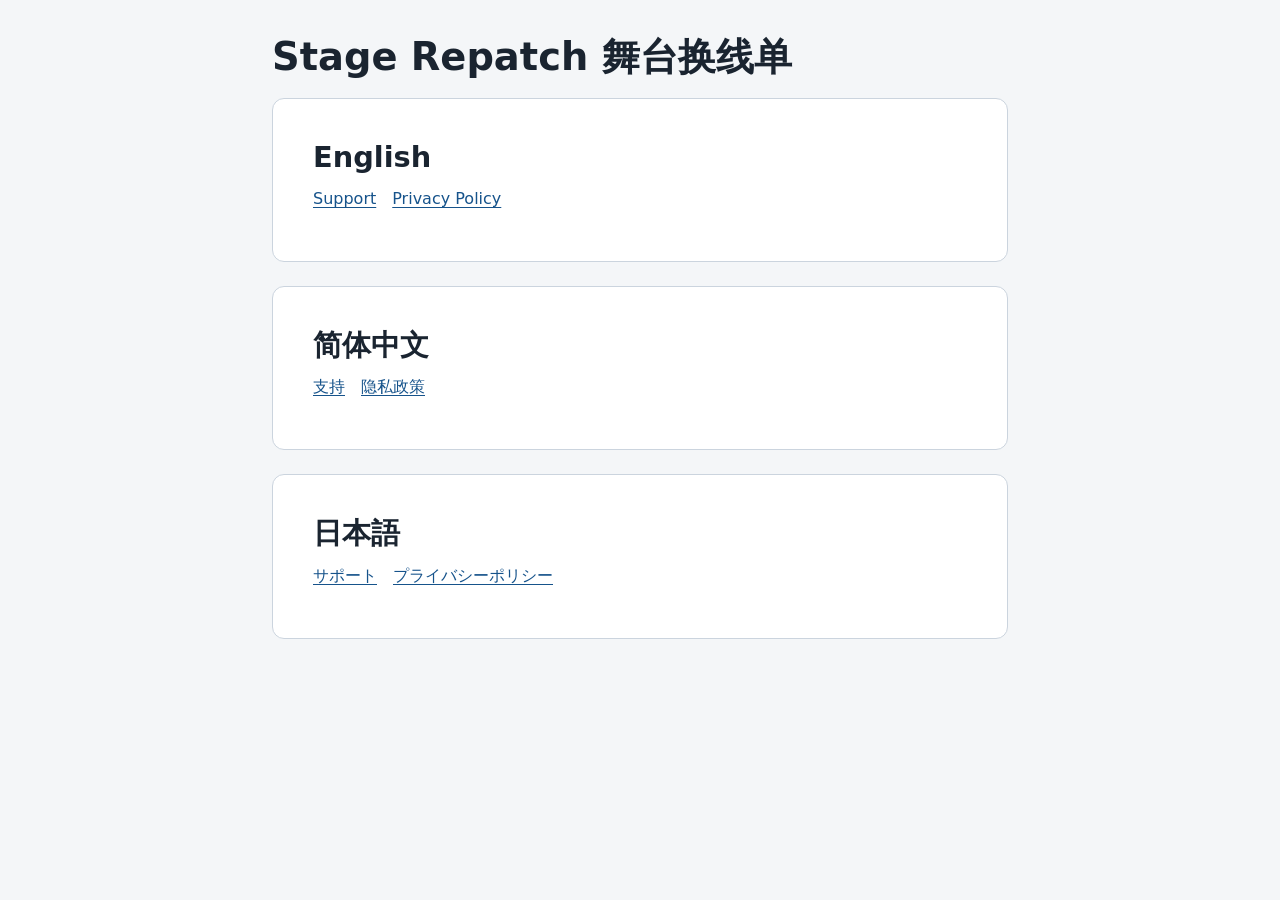
<file: index.html>
<!doctype html>
<html lang="en">
<head>
    <meta charset="utf-8">
    <meta name="viewport" content="width=device-width, initial-scale=1">
    <meta name="description" content="Stage Repatch support and privacy policy in English, Simplified Chinese, and Japanese.">
    <title>Stage Repatch · Support and Privacy</title>
    <link rel="canonical" href="https://xujorjor.github.io/stage-repatch-support/">
    <link rel="stylesheet" href="styles.css">
</head>
<body>
    <main class="wrapper">
        <h1>Stage Repatch <span lang="zh-Hans">舞台换线单</span></h1>
        <article lang="en" aria-labelledby="english">
            <h2 id="english">English</h2>
            <nav aria-labelledby="english">
                <ul>
                    <li><a href="support.html#en">Support</a></li>
                    <li><a href="privacy.html#en">Privacy Policy</a></li>
                </ul>
            </nav>
        </article>
        <article lang="zh-Hans" aria-labelledby="chinese">
            <h2 id="chinese">简体中文</h2>
            <nav aria-labelledby="chinese">
                <ul>
                    <li><a href="support.html#zh-hans">支持</a></li>
                    <li><a href="privacy.html#zh-hans">隐私政策</a></li>
                </ul>
            </nav>
        </article>
        <article lang="ja" aria-labelledby="japanese">
            <h2 id="japanese">日本語</h2>
            <nav aria-labelledby="japanese">
                <ul>
                    <li><a href="support.html#ja">サポート</a></li>
                    <li><a href="privacy.html#ja">プライバシーポリシー</a></li>
                </ul>
            </nav>
        </article>
    </main>
</body>
</html>
</file>
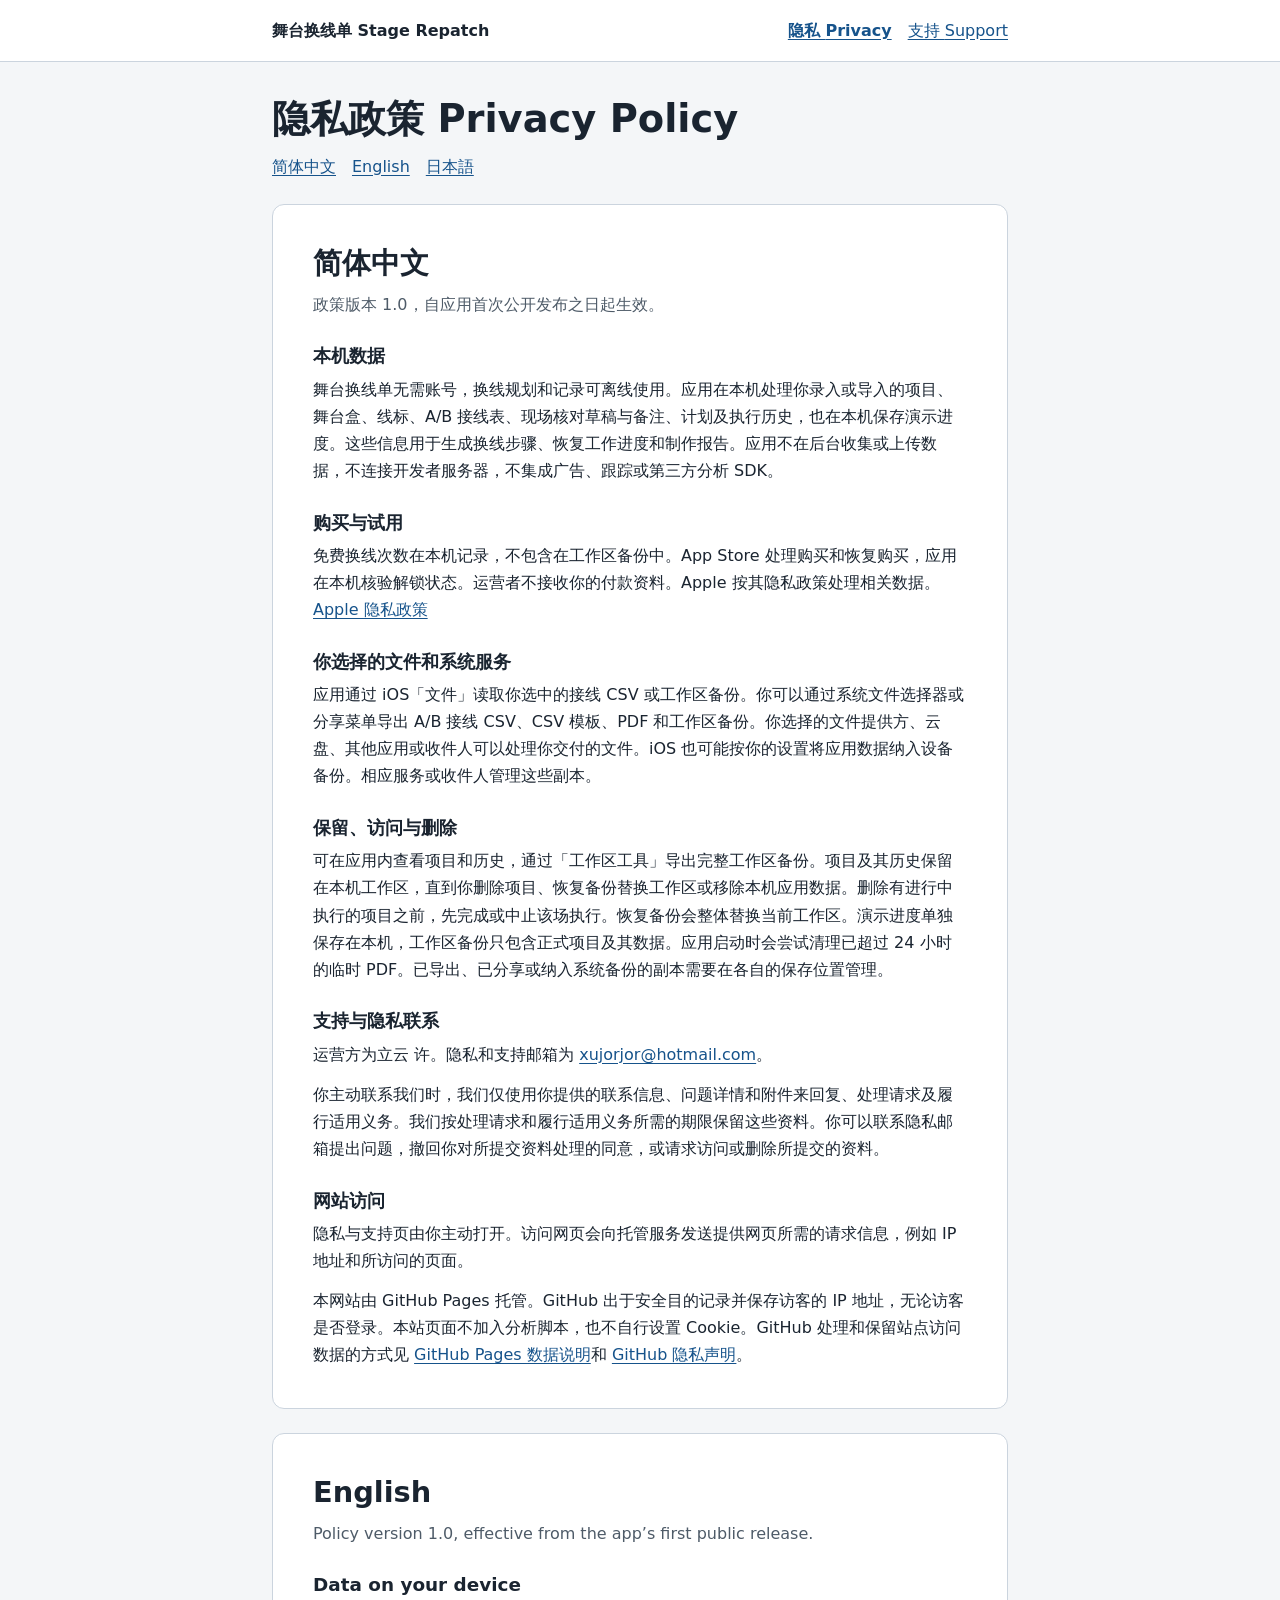
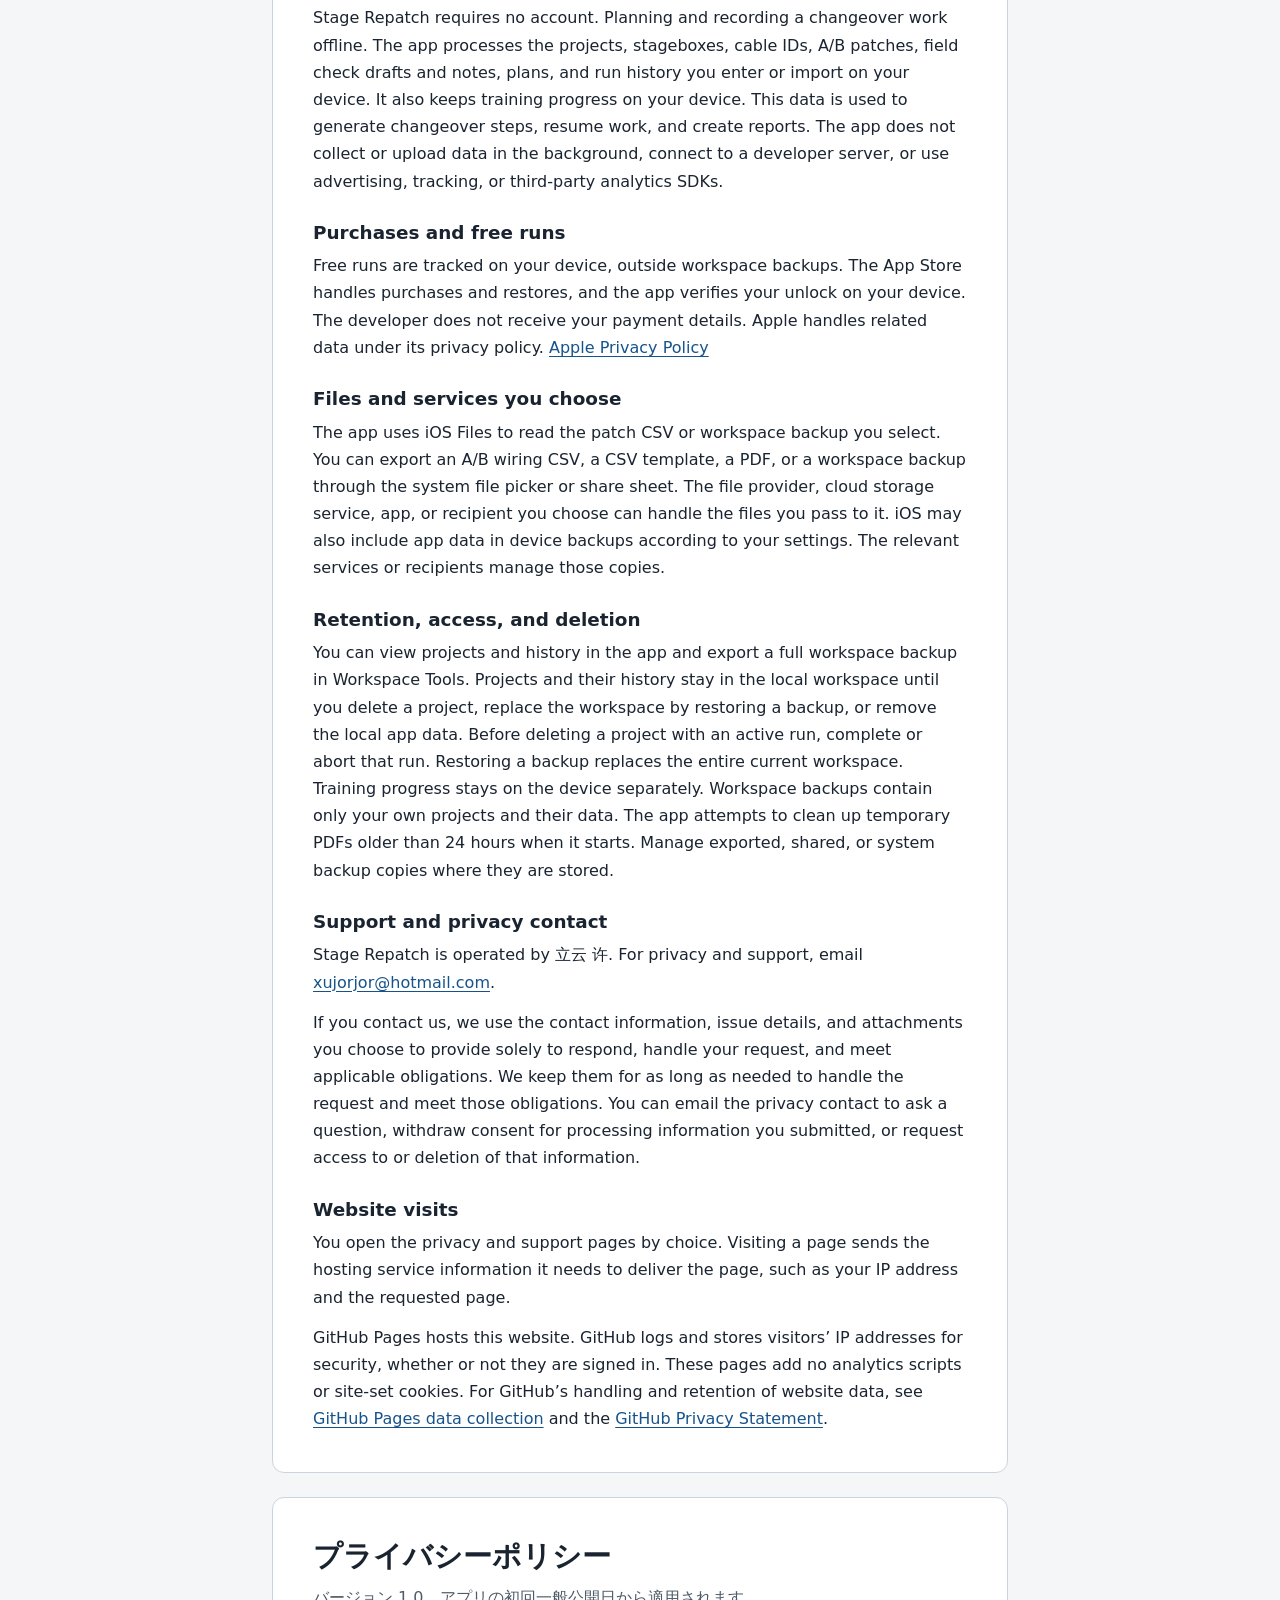
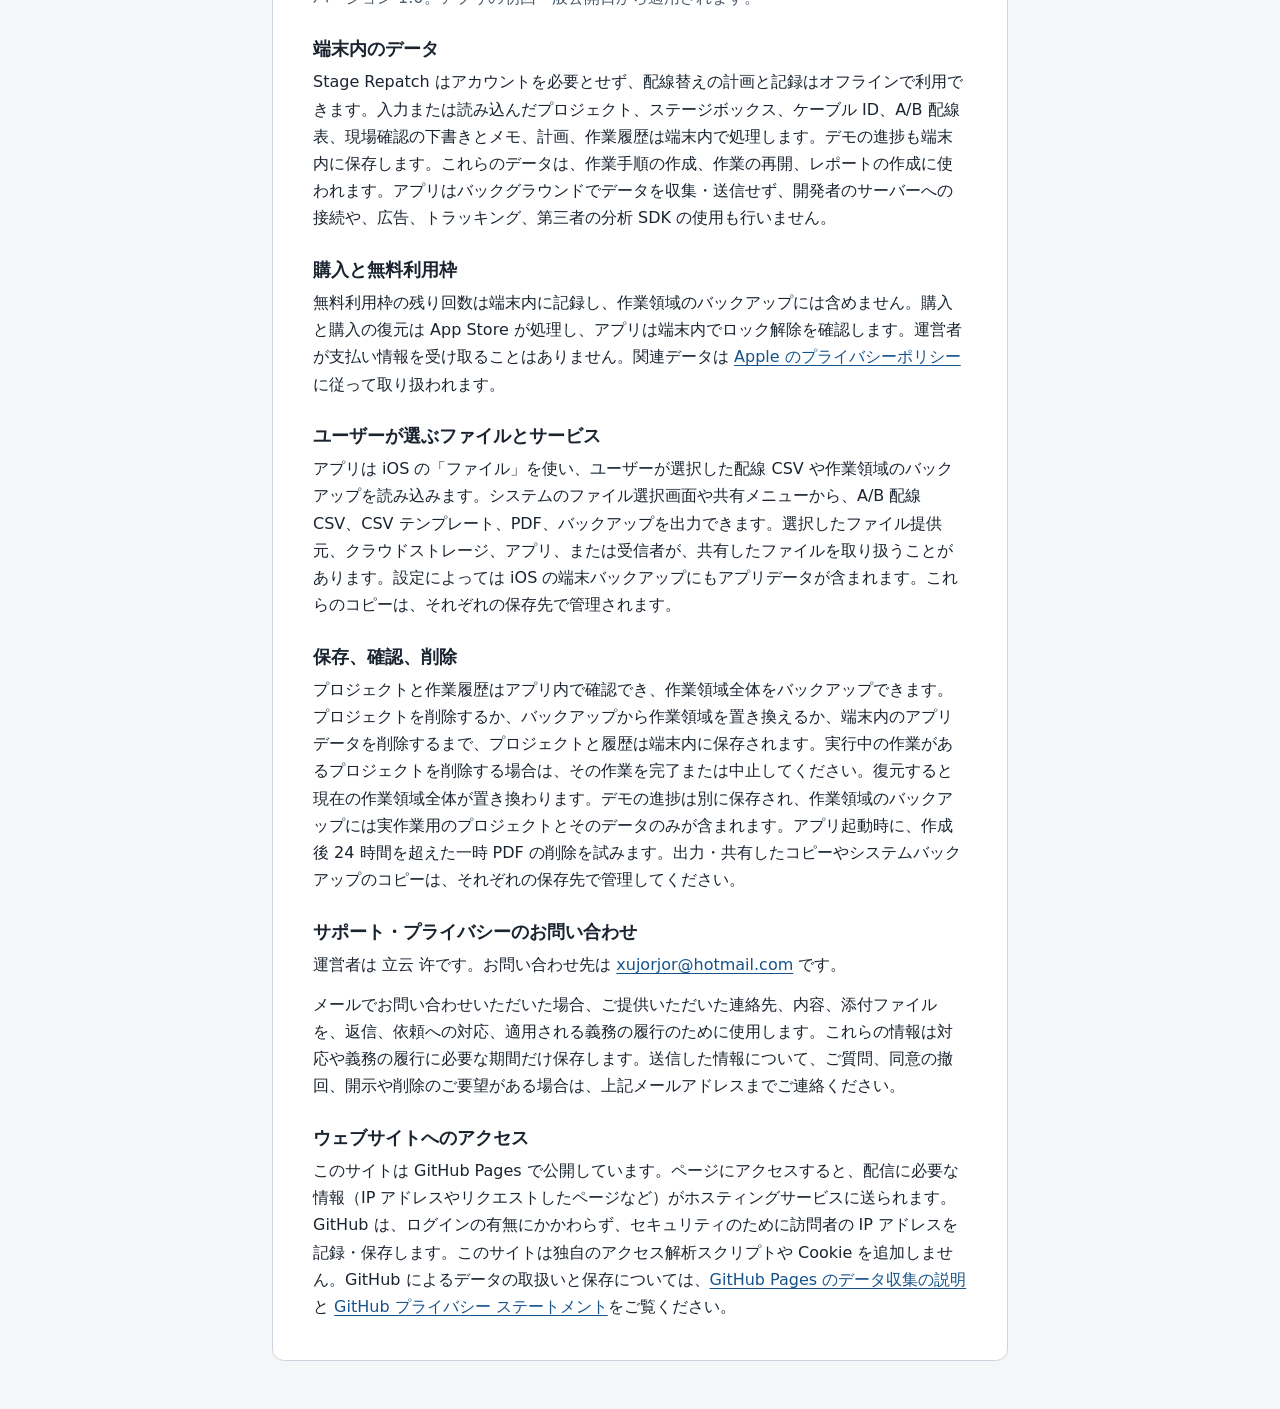
<file: privacy.html>
<!doctype html>
<html lang="zh-Hans">
<head>
    <meta charset="utf-8">
    <meta name="viewport" content="width=device-width, initial-scale=1">
    <meta name="description" content="舞台换线单如何处理本机项目、文件、设备备份和支持请求。 How Stage Repatch handles local projects, files, device backups, and support requests.">
    <title>隐私政策 · 舞台换线单 / Privacy Policy · Stage Repatch</title>
    <link rel="canonical" href="https://xujorjor.github.io/stage-repatch-support/privacy.html">
    <link rel="stylesheet" href="styles.css">
</head>
<body>
    <header class="site-header">
        <div class="wrapper">
            <p class="brand">舞台换线单 <span lang="en">Stage Repatch</span></p>
            <nav aria-label="站点导航 / Site navigation">
                <ul>
                    <li><a href="privacy.html" aria-current="page">隐私 <span lang="en">Privacy</span></a></li>
                    <li><a href="support.html">支持 <span lang="en">Support</span></a></li>
                </ul>
            </nav>
        </div>
    </header>
    <main class="wrapper">
        <h1>隐私政策 <span lang="en">Privacy Policy</span></h1>
        <nav class="language-nav" aria-label="页面语言 / Page language">
            <ul>
                <li><a href="#zh-hans" hreflang="zh-Hans">简体中文</a></li>
                <li><a href="#en" hreflang="en" lang="en">English</a></li>
                <li><a href="#ja" hreflang="ja" lang="ja">日本語</a></li>
            </ul>
        </nav>
        <article id="zh-hans" lang="zh-Hans" aria-labelledby="zh-hans-heading">
            <h2 id="zh-hans-heading">简体中文</h2>
            <p class="policy-version">政策版本 1.0，自应用首次公开发布之日起生效。</p>
            <h3>本机数据</h3>
            <p>舞台换线单无需账号，换线规划和记录可离线使用。应用在本机处理你录入或导入的项目、舞台盒、线标、A/B 接线表、现场核对草稿与备注、计划及执行历史，也在本机保存演示进度。这些信息用于生成换线步骤、恢复工作进度和制作报告。应用不在后台收集或上传数据，不连接开发者服务器，不集成广告、跟踪或第三方分析 SDK。</p>
            <h3>购买与试用</h3>
            <p>免费换线次数在本机记录，不包含在工作区备份中。App Store 处理购买和恢复购买，应用在本机核验解锁状态。运营者不接收你的付款资料。Apple 按其隐私政策处理相关数据。<a href="https://www.apple.com/legal/privacy/">Apple 隐私政策</a></p>
            <h3>你选择的文件和系统服务</h3>
            <p>应用通过 iOS「文件」读取你选中的接线 CSV 或工作区备份。你可以通过系统文件选择器或分享菜单导出 A/B 接线 CSV、CSV 模板、PDF 和工作区备份。你选择的文件提供方、云盘、其他应用或收件人可以处理你交付的文件。iOS 也可能按你的设置将应用数据纳入设备备份。相应服务或收件人管理这些副本。</p>
            <h3>保留、访问与删除</h3>
            <p>可在应用内查看项目和历史，通过「工作区工具」导出完整工作区备份。项目及其历史保留在本机工作区，直到你删除项目、恢复备份替换工作区或移除本机应用数据。删除有进行中执行的项目之前，先完成或中止该场执行。恢复备份会整体替换当前工作区。演示进度单独保存在本机，工作区备份只包含正式项目及其数据。应用启动时会尝试清理已超过 24 小时的临时 PDF。已导出、已分享或纳入系统备份的副本需要在各自的保存位置管理。</p>
            <h3>支持与隐私联系</h3>
            <p>运营方为立云 许。隐私和支持邮箱为 <a href="mailto:xujorjor@hotmail.com">xujorjor@hotmail.com</a>。</p>
            <p>你主动联系我们时，我们仅使用你提供的联系信息、问题详情和附件来回复、处理请求及履行适用义务。我们按处理请求和履行适用义务所需的期限保留这些资料。你可以联系隐私邮箱提出问题，撤回你对所提交资料处理的同意，或请求访问或删除所提交的资料。</p>
            <h3>网站访问</h3>
            <p>隐私与支持页由你主动打开。访问网页会向托管服务发送提供网页所需的请求信息，例如 IP 地址和所访问的页面。</p>
            <p>本网站由 GitHub Pages 托管。GitHub 出于安全目的记录并保存访客的 IP 地址，无论访客是否登录。本站页面不加入分析脚本，也不自行设置 Cookie。GitHub 处理和保留站点访问数据的方式见 <a href="https://docs.github.com/en/pages/getting-started-with-github-pages/what-is-github-pages#data-collection">GitHub Pages 数据说明</a>和 <a href="https://docs.github.com/en/site-policy/privacy-policies/github-general-privacy-statement">GitHub 隐私声明</a>。</p>
        </article>
        <article id="en" lang="en" aria-labelledby="en-heading">
            <h2 id="en-heading">English</h2>
            <p class="policy-version">Policy version 1.0, effective from the app’s first public release.</p>
            <h3>Data on your device</h3>
            <p>Stage Repatch requires no account. Planning and recording a changeover work offline. The app processes the projects, stageboxes, cable IDs, A/B patches, field check drafts and notes, plans, and run history you enter or import on your device. It also keeps training progress on your device. This data is used to generate changeover steps, resume work, and create reports. The app does not collect or upload data in the background, connect to a developer server, or use advertising, tracking, or third-party analytics SDKs.</p>
            <h3>Purchases and free runs</h3>
            <p>Free runs are tracked on your device, outside workspace backups. The App Store handles purchases and restores, and the app verifies your unlock on your device. The developer does not receive your payment details. Apple handles related data under its privacy policy. <a href="https://www.apple.com/legal/privacy/">Apple Privacy Policy</a></p>
            <h3>Files and services you choose</h3>
            <p>The app uses iOS Files to read the patch CSV or workspace backup you select. You can export an A/B wiring CSV, a CSV template, a PDF, or a workspace backup through the system file picker or share sheet. The file provider, cloud storage service, app, or recipient you choose can handle the files you pass to it. iOS may also include app data in device backups according to your settings. The relevant services or recipients manage those copies.</p>
            <h3>Retention, access, and deletion</h3>
            <p>You can view projects and history in the app and export a full workspace backup in Workspace Tools. Projects and their history stay in the local workspace until you delete a project, replace the workspace by restoring a backup, or remove the local app data. Before deleting a project with an active run, complete or abort that run. Restoring a backup replaces the entire current workspace. Training progress stays on the device separately. Workspace backups contain only your own projects and their data. The app attempts to clean up temporary PDFs older than 24 hours when it starts. Manage exported, shared, or system backup copies where they are stored.</p>
            <h3>Support and privacy contact</h3>
            <p>Stage Repatch is operated by <span lang="zh-Hans">立云 许</span>. For privacy and support, email <a href="mailto:xujorjor@hotmail.com">xujorjor@hotmail.com</a>.</p>
            <p>If you contact us, we use the contact information, issue details, and attachments you choose to provide solely to respond, handle your request, and meet applicable obligations. We keep them for as long as needed to handle the request and meet those obligations. You can email the privacy contact to ask a question, withdraw consent for processing information you submitted, or request access to or deletion of that information.</p>
            <h3>Website visits</h3>
            <p>You open the privacy and support pages by choice. Visiting a page sends the hosting service information it needs to deliver the page, such as your IP address and the requested page.</p>
            <p>GitHub Pages hosts this website. GitHub logs and stores visitors’ IP addresses for security, whether or not they are signed in. These pages add no analytics scripts or site-set cookies. For GitHub’s handling and retention of website data, see <a href="https://docs.github.com/en/pages/getting-started-with-github-pages/what-is-github-pages#data-collection">GitHub Pages data collection</a> and the <a href="https://docs.github.com/en/site-policy/privacy-policies/github-general-privacy-statement">GitHub Privacy Statement</a>.</p>
        </article>
        <article id="ja" lang="ja" aria-labelledby="ja-heading">
            <h2 id="ja-heading">プライバシーポリシー</h2>
            <p class="policy-version">バージョン 1.0。アプリの初回一般公開日から適用されます。</p>
            <h3>端末内のデータ</h3>
            <p>Stage Repatch はアカウントを必要とせず、配線替えの計画と記録はオフラインで利用できます。入力または読み込んだプロジェクト、ステージボックス、ケーブル ID、A/B 配線表、現場確認の下書きとメモ、計画、作業履歴は端末内で処理します。デモの進捗も端末内に保存します。これらのデータは、作業手順の作成、作業の再開、レポートの作成に使われます。アプリはバックグラウンドでデータを収集・送信せず、開発者のサーバーへの接続や、広告、トラッキング、第三者の分析 SDK の使用も行いません。</p>
            <h3>購入と無料利用枠</h3>
            <p>無料利用枠の残り回数は端末内に記録し、作業領域のバックアップには含めません。購入と購入の復元は App Store が処理し、アプリは端末内でロック解除を確認します。運営者が支払い情報を受け取ることはありません。関連データは <a href="https://www.apple.com/jp/legal/privacy/">Apple のプライバシーポリシー</a>に従って取り扱われます。</p>
            <h3>ユーザーが選ぶファイルとサービス</h3>
            <p>アプリは iOS の「ファイル」を使い、ユーザーが選択した配線 CSV や作業領域のバックアップを読み込みます。システムのファイル選択画面や共有メニューから、A/B 配線 CSV、CSV テンプレート、PDF、バックアップを出力できます。選択したファイル提供元、クラウドストレージ、アプリ、または受信者が、共有したファイルを取り扱うことがあります。設定によっては iOS の端末バックアップにもアプリデータが含まれます。これらのコピーは、それぞれの保存先で管理されます。</p>
            <h3>保存、確認、削除</h3>
            <p>プロジェクトと作業履歴はアプリ内で確認でき、作業領域全体をバックアップできます。プロジェクトを削除するか、バックアップから作業領域を置き換えるか、端末内のアプリデータを削除するまで、プロジェクトと履歴は端末内に保存されます。実行中の作業があるプロジェクトを削除する場合は、その作業を完了または中止してください。復元すると現在の作業領域全体が置き換わります。デモの進捗は別に保存され、作業領域のバックアップには実作業用のプロジェクトとそのデータのみが含まれます。アプリ起動時に、作成後 24 時間を超えた一時 PDF の削除を試みます。出力・共有したコピーやシステムバックアップのコピーは、それぞれの保存先で管理してください。</p>
            <h3>サポート・プライバシーのお問い合わせ</h3>
            <p>運営者は <span lang="zh-Hans">立云 许</span>です。お問い合わせ先は <a href="mailto:xujorjor@hotmail.com">xujorjor@hotmail.com</a> です。</p>
            <p>メールでお問い合わせいただいた場合、ご提供いただいた連絡先、内容、添付ファイルを、返信、依頼への対応、適用される義務の履行のために使用します。これらの情報は対応や義務の履行に必要な期間だけ保存します。送信した情報について、ご質問、同意の撤回、開示や削除のご要望がある場合は、上記メールアドレスまでご連絡ください。</p>
            <h3>ウェブサイトへのアクセス</h3>
            <p>このサイトは GitHub Pages で公開しています。ページにアクセスすると、配信に必要な情報（IP アドレスやリクエストしたページなど）がホスティングサービスに送られます。GitHub は、ログインの有無にかかわらず、セキュリティのために訪問者の IP アドレスを記録・保存します。このサイトは独自のアクセス解析スクリプトや Cookie を追加しません。GitHub によるデータの取扱いと保存については、<a href="https://docs.github.com/ja/pages/getting-started-with-github-pages/what-is-github-pages#data-collection">GitHub Pages のデータ収集の説明</a>と <a href="https://docs.github.com/ja/site-policy/privacy-policies/github-general-privacy-statement">GitHub プライバシー ステートメント</a>をご覧ください。</p>
        </article>
    </main>
</body>
</html>
</file>
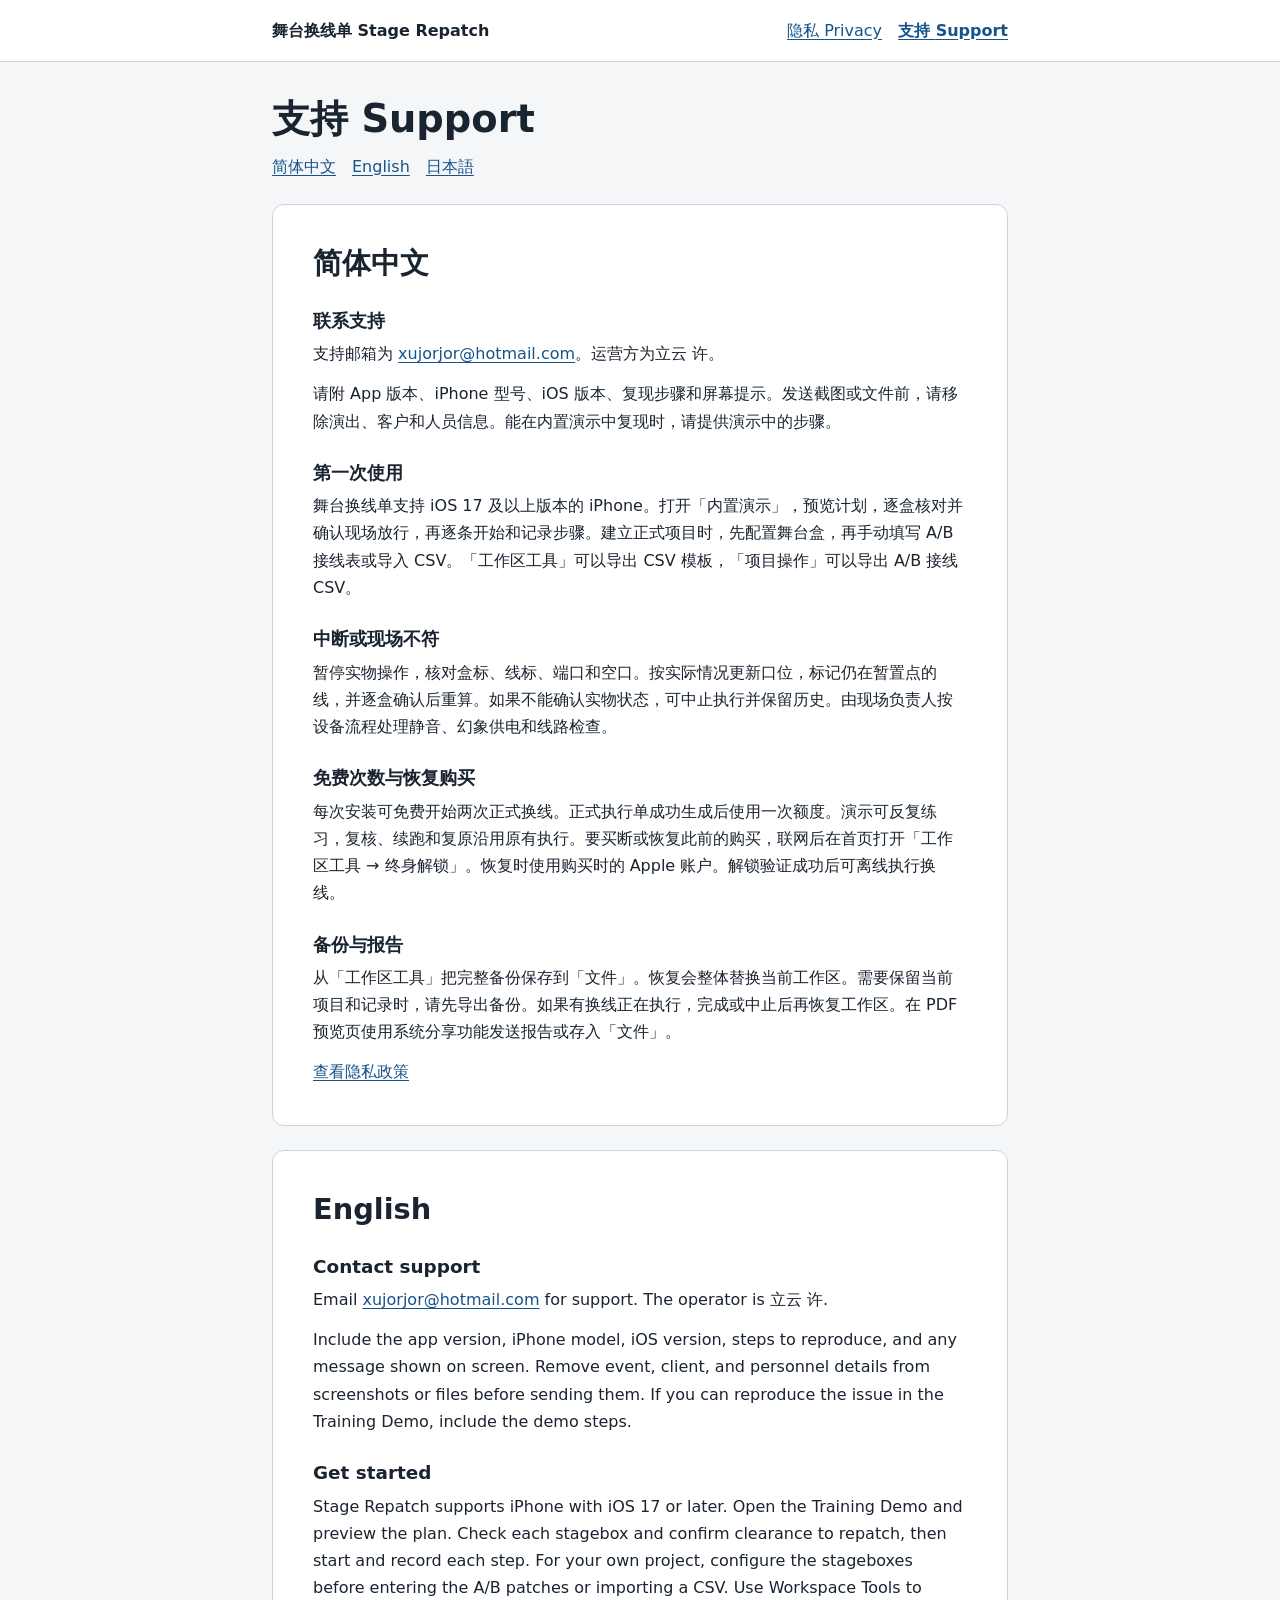
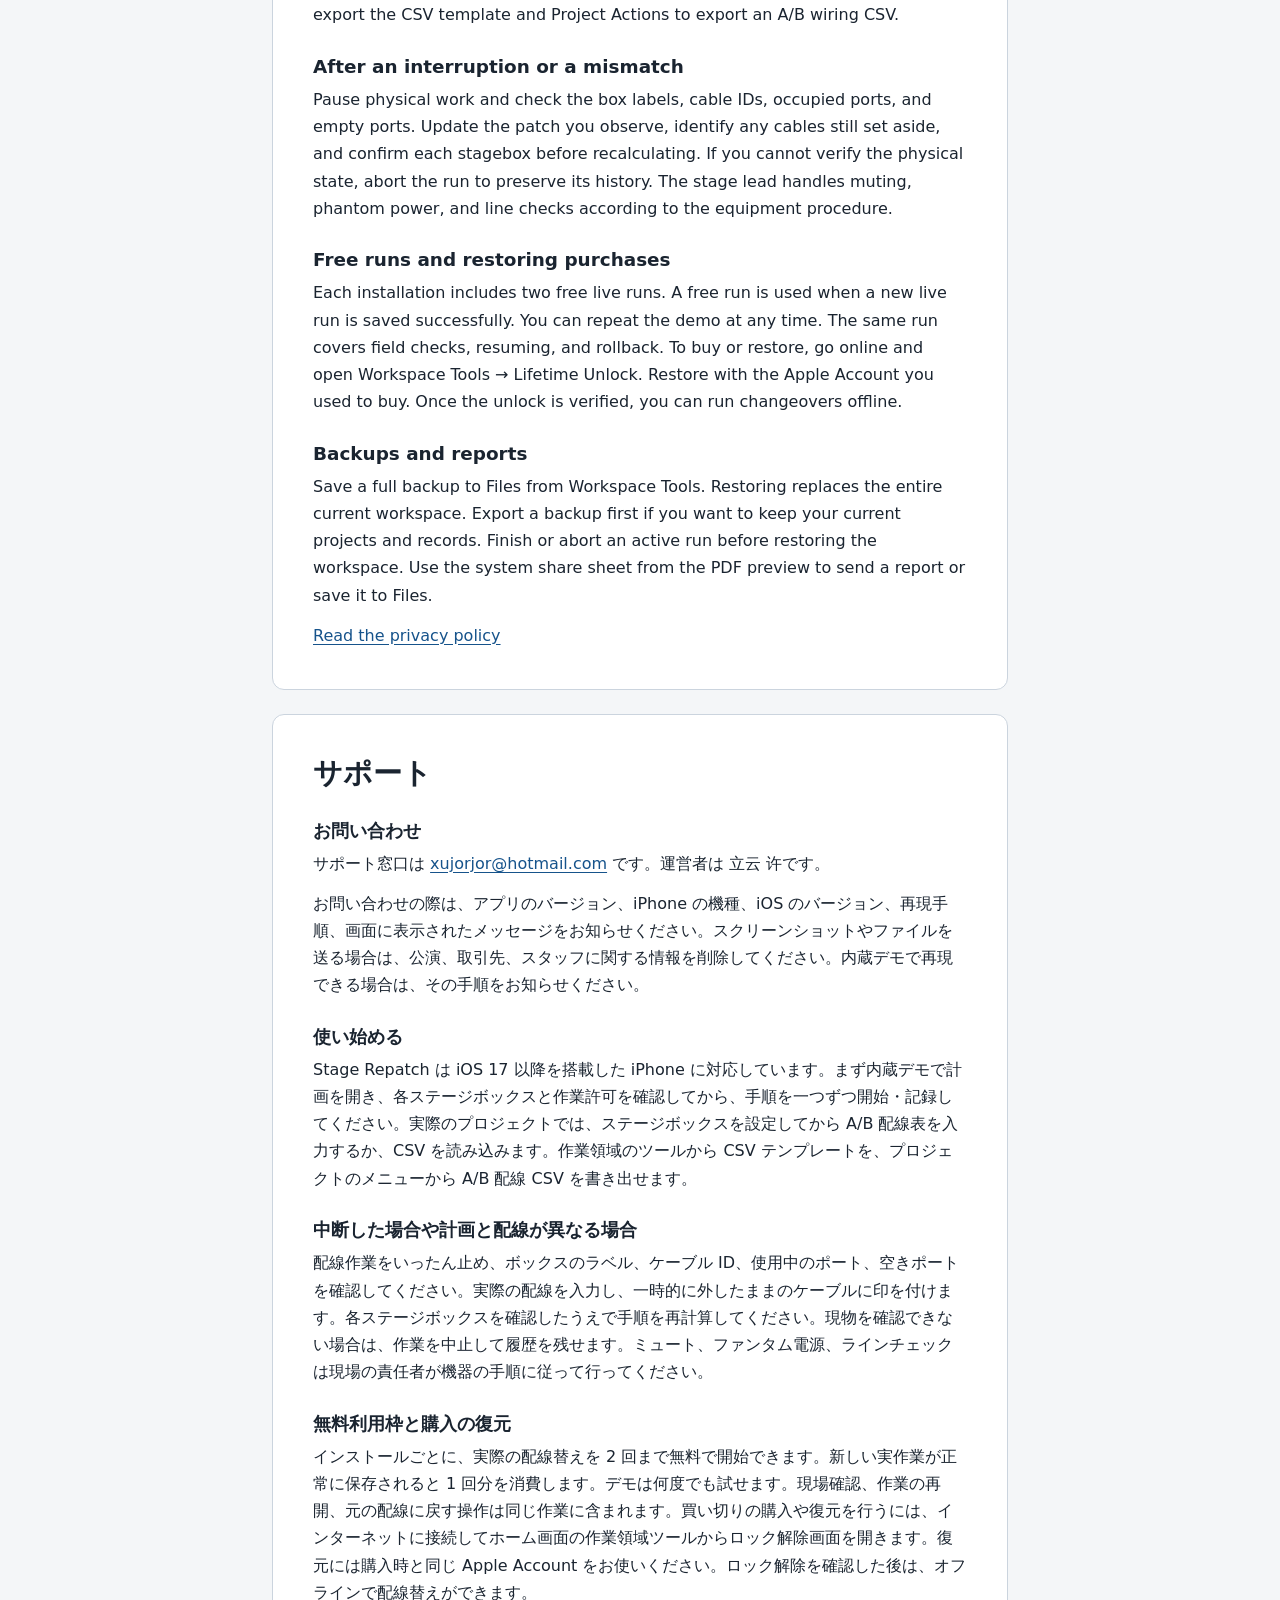
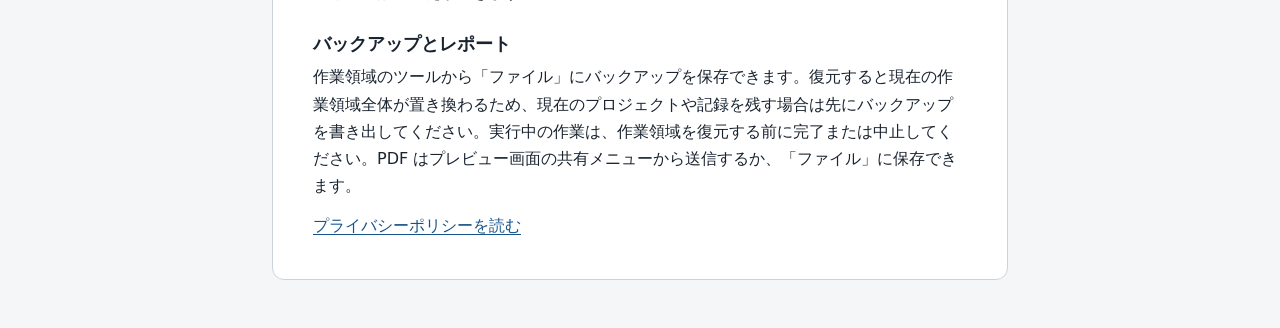
<file: support.html>
<!doctype html>
<html lang="zh-Hans">
<head>
    <meta charset="utf-8">
    <meta name="viewport" content="width=device-width, initial-scale=1">
    <meta name="description" content="舞台换线单使用帮助、故障排查和支持联系方式。 Help, troubleshooting, and support for Stage Repatch.">
    <title>支持 · 舞台换线单 / Support · Stage Repatch</title>
    <link rel="canonical" href="https://xujorjor.github.io/stage-repatch-support/support.html">
    <link rel="stylesheet" href="styles.css">
</head>
<body>
    <header class="site-header">
        <div class="wrapper">
            <p class="brand">舞台换线单 <span lang="en">Stage Repatch</span></p>
            <nav aria-label="站点导航 / Site navigation">
                <ul>
                    <li><a href="privacy.html">隐私 <span lang="en">Privacy</span></a></li>
                    <li><a href="support.html" aria-current="page">支持 <span lang="en">Support</span></a></li>
                </ul>
            </nav>
        </div>
    </header>
    <main class="wrapper">
        <h1>支持 <span lang="en">Support</span></h1>
        <nav class="language-nav" aria-label="页面语言 / Page language">
            <ul>
                <li><a href="#zh-hans" hreflang="zh-Hans">简体中文</a></li>
                <li><a href="#en" hreflang="en" lang="en">English</a></li>
                <li><a href="#ja" hreflang="ja" lang="ja">日本語</a></li>
            </ul>
        </nav>
        <article id="zh-hans" lang="zh-Hans" aria-labelledby="zh-hans-heading">
            <h2 id="zh-hans-heading">简体中文</h2>
            <h3>联系支持</h3>
            <p>支持邮箱为 <a href="mailto:xujorjor@hotmail.com">xujorjor@hotmail.com</a>。运营方为立云 许。</p>
            <p>请附 App 版本、iPhone 型号、iOS 版本、复现步骤和屏幕提示。发送截图或文件前，请移除演出、客户和人员信息。能在内置演示中复现时，请提供演示中的步骤。</p>
            <h3>第一次使用</h3>
            <p>舞台换线单支持 iOS 17 及以上版本的 iPhone。打开「内置演示」，预览计划，逐盒核对并确认现场放行，再逐条开始和记录步骤。建立正式项目时，先配置舞台盒，再手动填写 A/B 接线表或导入 CSV。「工作区工具」可以导出 CSV 模板，「项目操作」可以导出 A/B 接线 CSV。</p>
            <h3>中断或现场不符</h3>
            <p>暂停实物操作，核对盒标、线标、端口和空口。按实际情况更新口位，标记仍在暂置点的线，并逐盒确认后重算。如果不能确认实物状态，可中止执行并保留历史。由现场负责人按设备流程处理静音、幻象供电和线路检查。</p>
            <h3>免费次数与恢复购买</h3>
            <p>每次安装可免费开始两次正式换线。正式执行单成功生成后使用一次额度。演示可反复练习，复核、续跑和复原沿用原有执行。要买断或恢复此前的购买，联网后在首页打开「工作区工具 → 终身解锁」。恢复时使用购买时的 Apple 账户。解锁验证成功后可离线执行换线。</p>
            <h3>备份与报告</h3>
            <p>从「工作区工具」把完整备份保存到「文件」。恢复会整体替换当前工作区。需要保留当前项目和记录时，请先导出备份。如果有换线正在执行，完成或中止后再恢复工作区。在 PDF 预览页使用系统分享功能发送报告或存入「文件」。</p>
            <p><a href="privacy.html#zh-hans">查看隐私政策</a></p>
        </article>
        <article id="en" lang="en" aria-labelledby="en-heading">
            <h2 id="en-heading">English</h2>
            <h3>Contact support</h3>
            <p>Email <a href="mailto:xujorjor@hotmail.com">xujorjor@hotmail.com</a> for support. The operator is <span lang="zh-Hans">立云 许</span>.</p>
            <p>Include the app version, iPhone model, iOS version, steps to reproduce, and any message shown on screen. Remove event, client, and personnel details from screenshots or files before sending them. If you can reproduce the issue in the Training Demo, include the demo steps.</p>
            <h3>Get started</h3>
            <p>Stage Repatch supports iPhone with iOS 17 or later. Open the Training Demo and preview the plan. Check each stagebox and confirm clearance to repatch, then start and record each step. For your own project, configure the stageboxes before entering the A/B patches or importing a CSV. Use Workspace Tools to export the CSV template and Project Actions to export an A/B wiring CSV.</p>
            <h3>After an interruption or a mismatch</h3>
            <p>Pause physical work and check the box labels, cable IDs, occupied ports, and empty ports. Update the patch you observe, identify any cables still set aside, and confirm each stagebox before recalculating. If you cannot verify the physical state, abort the run to preserve its history. The stage lead handles muting, phantom power, and line checks according to the equipment procedure.</p>
            <h3>Free runs and restoring purchases</h3>
            <p>Each installation includes two free live runs. A free run is used when a new live run is saved successfully. You can repeat the demo at any time. The same run covers field checks, resuming, and rollback. To buy or restore, go online and open Workspace Tools → Lifetime Unlock. Restore with the Apple Account you used to buy. Once the unlock is verified, you can run changeovers offline.</p>
            <h3>Backups and reports</h3>
            <p>Save a full backup to Files from Workspace Tools. Restoring replaces the entire current workspace. Export a backup first if you want to keep your current projects and records. Finish or abort an active run before restoring the workspace. Use the system share sheet from the PDF preview to send a report or save it to Files.</p>
            <p><a href="privacy.html#en">Read the privacy policy</a></p>
        </article>
        <article id="ja" lang="ja" aria-labelledby="ja-heading">
            <h2 id="ja-heading">サポート</h2>
            <h3>お問い合わせ</h3>
            <p>サポート窓口は <a href="mailto:xujorjor@hotmail.com">xujorjor@hotmail.com</a> です。運営者は <span lang="zh-Hans">立云 许</span>です。</p>
            <p>お問い合わせの際は、アプリのバージョン、iPhone の機種、iOS のバージョン、再現手順、画面に表示されたメッセージをお知らせください。スクリーンショットやファイルを送る場合は、公演、取引先、スタッフに関する情報を削除してください。内蔵デモで再現できる場合は、その手順をお知らせください。</p>
            <h3>使い始める</h3>
            <p>Stage Repatch は iOS 17 以降を搭載した iPhone に対応しています。まず内蔵デモで計画を開き、各ステージボックスと作業許可を確認してから、手順を一つずつ開始・記録してください。実際のプロジェクトでは、ステージボックスを設定してから A/B 配線表を入力するか、CSV を読み込みます。作業領域のツールから CSV テンプレートを、プロジェクトのメニューから A/B 配線 CSV を書き出せます。</p>
            <h3>中断した場合や計画と配線が異なる場合</h3>
            <p>配線作業をいったん止め、ボックスのラベル、ケーブル ID、使用中のポート、空きポートを確認してください。実際の配線を入力し、一時的に外したままのケーブルに印を付けます。各ステージボックスを確認したうえで手順を再計算してください。現物を確認できない場合は、作業を中止して履歴を残せます。ミュート、ファンタム電源、ラインチェックは現場の責任者が機器の手順に従って行ってください。</p>
            <h3>無料利用枠と購入の復元</h3>
            <p>インストールごとに、実際の配線替えを 2 回まで無料で開始できます。新しい実作業が正常に保存されると 1 回分を消費します。デモは何度でも試せます。現場確認、作業の再開、元の配線に戻す操作は同じ作業に含まれます。買い切りの購入や復元を行うには、インターネットに接続してホーム画面の作業領域ツールからロック解除画面を開きます。復元には購入時と同じ Apple Account をお使いください。ロック解除を確認した後は、オフラインで配線替えができます。</p>
            <h3>バックアップとレポート</h3>
            <p>作業領域のツールから「ファイル」にバックアップを保存できます。復元すると現在の作業領域全体が置き換わるため、現在のプロジェクトや記録を残す場合は先にバックアップを書き出してください。実行中の作業は、作業領域を復元する前に完了または中止してください。PDF はプレビュー画面の共有メニューから送信するか、「ファイル」に保存できます。</p>
            <p><a href="privacy.html#ja">プライバシーポリシーを読む</a></p>
        </article>
    </main>
</body>
</html>
</file>
<file: styles.css>
:root {
    color-scheme: light dark;
    --background: #f4f6f8;
    --surface: #ffffff;
    --text: #1a2430;
    --muted: #4e5b68;
    --border: #cbd4de;
    --link: #16538b;
}

@media (prefers-color-scheme: dark) {
    :root {
        --background: #121a23;
        --surface: #1a2530;
        --text: #eef3f8;
        --muted: #bcc9d6;
        --border: #485968;
        --link: #a0d0ff;
    }
}

* {
    box-sizing: border-box;
}

body {
    margin: 0;
    background: var(--background);
    color: var(--text);
    font: 1rem / 1.7 system-ui, sans-serif;
    overflow-wrap: anywhere;
}

.wrapper {
    width: min(100% - 2rem, 46rem);
    margin-inline: auto;
}

.site-header {
    border-bottom: 1px solid var(--border);
    background: var(--surface);
}

.site-header .wrapper {
    display: flex;
    align-items: center;
    justify-content: space-between;
    flex-wrap: wrap;
    gap: 0 1.5rem;
    padding-block: .5rem;
}

.brand {
    margin: 0;
    font-weight: 700;
}

nav ul {
    display: flex;
    flex-wrap: wrap;
    gap: .25rem 1rem;
    padding: 0;
    margin: 0;
    list-style: none;
}

nav a {
    display: inline-block;
    padding-block: .55rem;
}

a {
    color: var(--link);
    text-underline-offset: .2em;
}

a:focus-visible {
    outline: 2px solid currentColor;
    outline-offset: 4px;
}

a[aria-current] {
    font-weight: 700;
}

main {
    padding-block: 2rem 3rem;
}

.language-nav {
    margin-bottom: 1rem;
}

article {
    padding: clamp(1.125rem, 5vw, 2.5rem);
    background: var(--surface);
    border: 1px solid var(--border);
    border-radius: .75rem;
    scroll-margin-top: 1rem;
}

article + article {
    margin-top: 1.5rem;
}

h1,
h2,
h3 {
    line-height: 1.3;
}

h1 {
    margin: 0;
    font-size: clamp(1.75rem, 5vw, 2.4rem);
}

h2 {
    margin: 0;
    font-size: clamp(1.35rem, 4vw, 1.8rem);
}

h3 {
    margin: 1.65rem 0 .45rem;
    font-size: 1.15rem;
}

p {
    margin: 0 0 .8rem;
}

article p:last-child {
    margin-bottom: 0;
}

.policy-version {
    margin-top: .5rem;
    color: var(--muted);
}

main > h1 + article {
    margin-top: 1rem;
}
</file>
